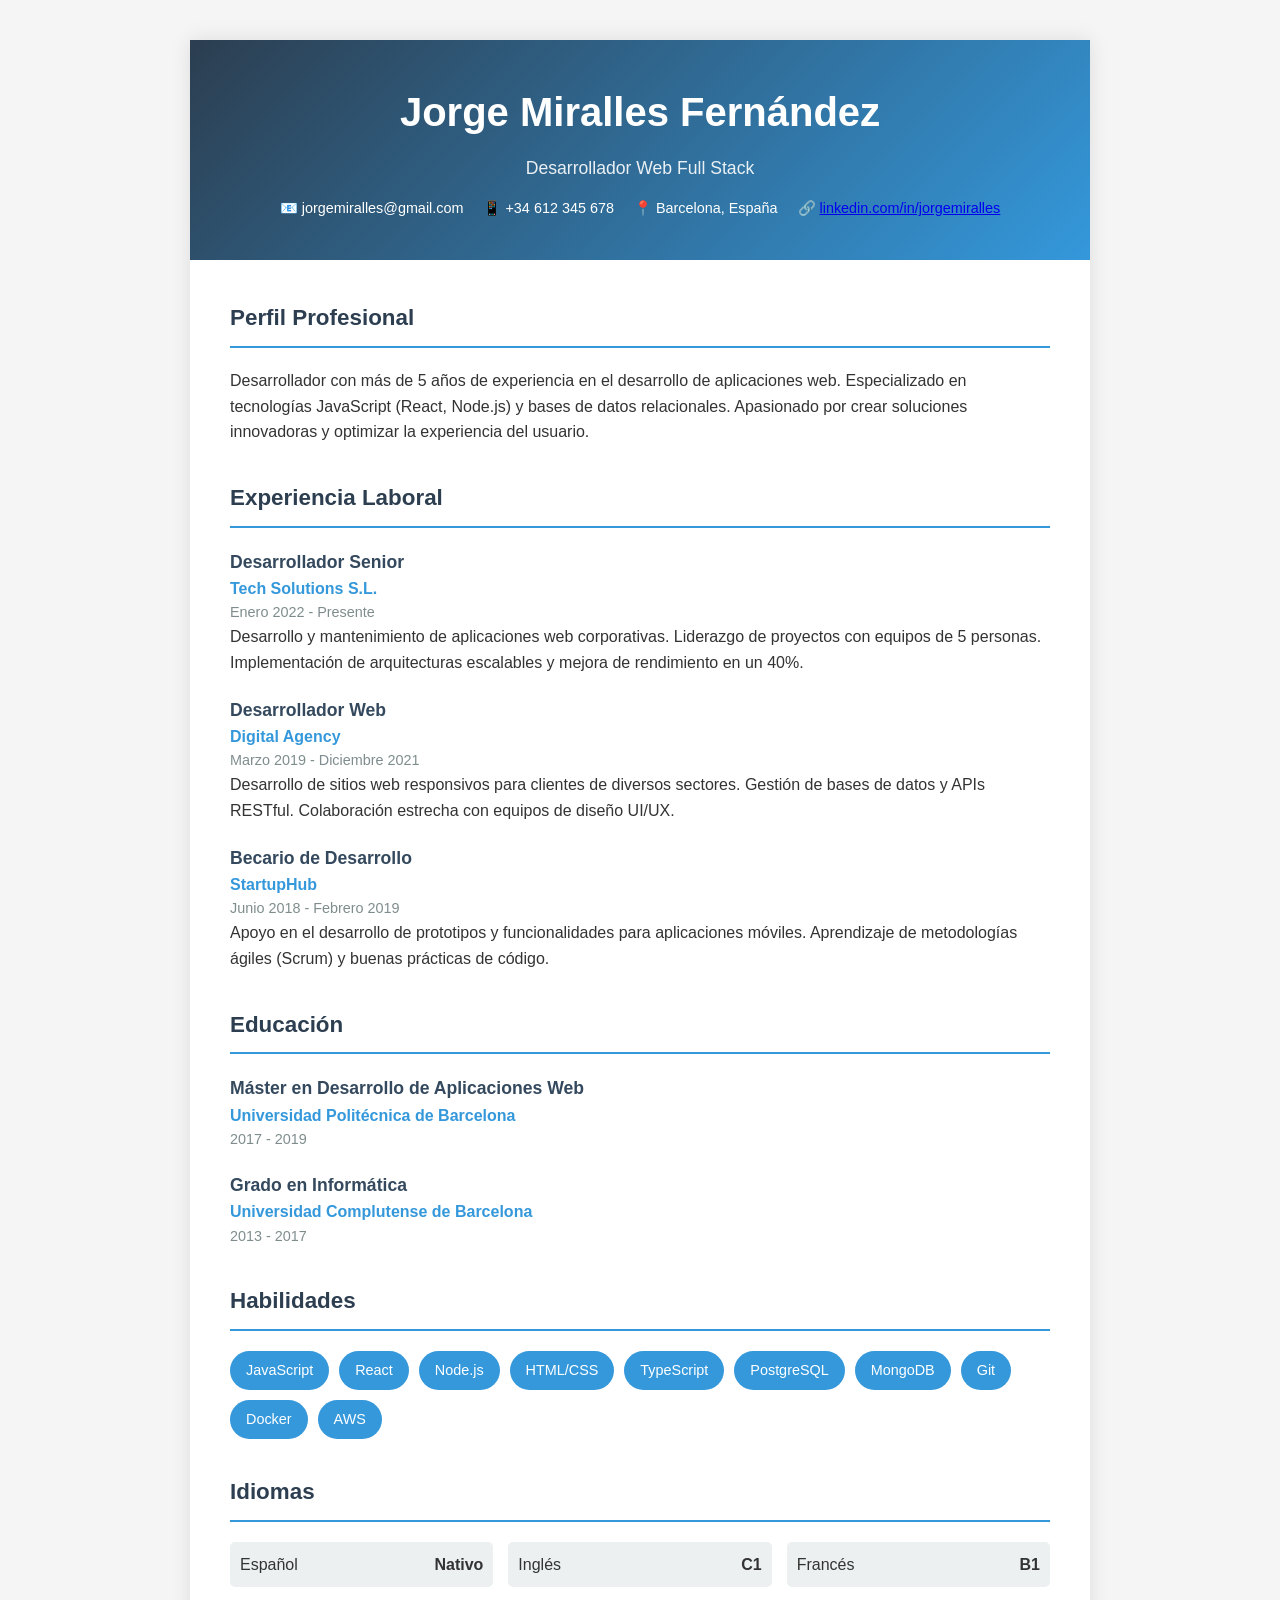
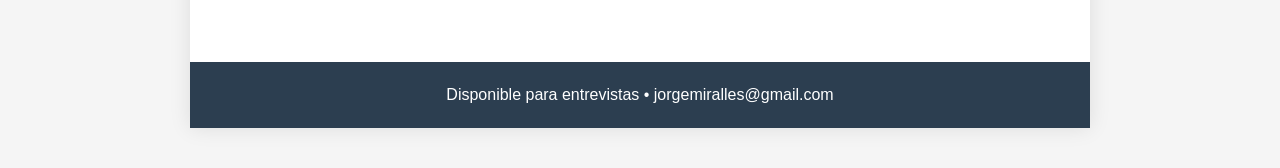
<file: index.html>
<!DOCTYPE html>
<html lang="es">
<head>
    <meta charset="UTF-8">
    <meta name="viewport" content="width=device-width, initial-scale=1.0">
    <title>CV - Jorge Miralles Fernández</title>
    <link rel="stylesheet" href="css/styles.css">
</head>
<body>
    <div class="container">
        <header>
            <h1>Jorge Miralles Fernández</h1>
            <p>Desarrollador Web Full Stack</p>
            <div class="contact-info">
                <span>📧 jorgemiralles@gmail.com</span>
                <span>📱 +34 612 345 678</span>
                <span>📍 Barcelona, España</span>
                <span>🔗 <a href="https://linkedin.com/in/jorgemiralles" target="_blank" rel="noopener">linkedin.com/in/jorgemiralles</a></span>
            </div>
        </header>

        <div class="content">
            <section>
                <h2>Perfil Profesional</h2>
                <p>Desarrollador con más de 5 años de experiencia en el desarrollo de aplicaciones web. Especializado en tecnologías JavaScript (React, Node.js) y bases de datos relacionales. Apasionado por crear soluciones innovadoras y optimizar la experiencia del usuario.</p>
            </section>

            <section>
                <h2>Experiencia Laboral</h2>
                
                <div class="experience-item">
                    <h3>Desarrollador Senior</h3>
                    <p class="company">Tech Solutions S.L.</p>
                    <p class="date">Enero 2022 - Presente</p>
                    <p>Desarrollo y mantenimiento de aplicaciones web corporativas. Liderazgo de proyectos con equipos de 5 personas. Implementación de arquitecturas escalables y mejora de rendimiento en un 40%.</p>
                </div>

                <div class="experience-item">
                    <h3>Desarrollador Web</h3>
                    <p class="company">Digital Agency</p>
                    <p class="date">Marzo 2019 - Diciembre 2021</p>
                    <p>Desarrollo de sitios web responsivos para clientes de diversos sectores. Gestión de bases de datos y APIs RESTful. Colaboración estrecha con equipos de diseño UI/UX.</p>
                </div>

                <div class="experience-item">
                    <h3>Becario de Desarrollo</h3>
                    <p class="company">StartupHub</p>
                    <p class="date">Junio 2018 - Febrero 2019</p>
                    <p>Apoyo en el desarrollo de prototipos y funcionalidades para aplicaciones móviles. Aprendizaje de metodologías ágiles (Scrum) y buenas prácticas de código.</p>
                </div>
            </section>

            <section>
                <h2>Educación</h2>
                
                <div class="education-item">
                    <h3>Máster en Desarrollo de Aplicaciones Web</h3>
                    <p class="institution">Universidad Politécnica de Barcelona</p>
                    <p class="date">2017 - 2019</p>
                </div>

                <div class="education-item">
                    <h3>Grado en Informática</h3>
                    <p class="institution">Universidad Complutense de Barcelona</p>
                    <p class="date">2013 - 2017</p>
                </div>
            </section>

            <section>
                <h2>Habilidades</h2>
                <div class="skills-container">
                    <span class="skill">JavaScript</span>
                    <span class="skill">React</span>
                    <span class="skill">Node.js</span>
                    <span class="skill">HTML/CSS</span>
                    <span class="skill">TypeScript</span>
                    <span class="skill">PostgreSQL</span>
                    <span class="skill">MongoDB</span>
                    <span class="skill">Git</span>
                    <span class="skill">Docker</span>
                    <span class="skill">AWS</span>
                </div>
            </section>

            <section>
                <h2>Idiomas</h2>
                <div class="languages-container">
                    <div class="language-item">
                        <span>Español</span>
                        <strong>Nativo</strong>
                    </div>
                    <div class="language-item">
                        <span>Inglés</span>
                        <strong>C1</strong>
                    </div>
                    <div class="language-item">
                        <span>Francés</span>
                        <strong>B1</strong>
                    </div>
                </div>
            </section>
        </div>

        <footer>
            <p>Disponible para entrevistas • jorgemiralles@gmail.com</p>
        </footer>
    </div>
</body>
</html>
</file>
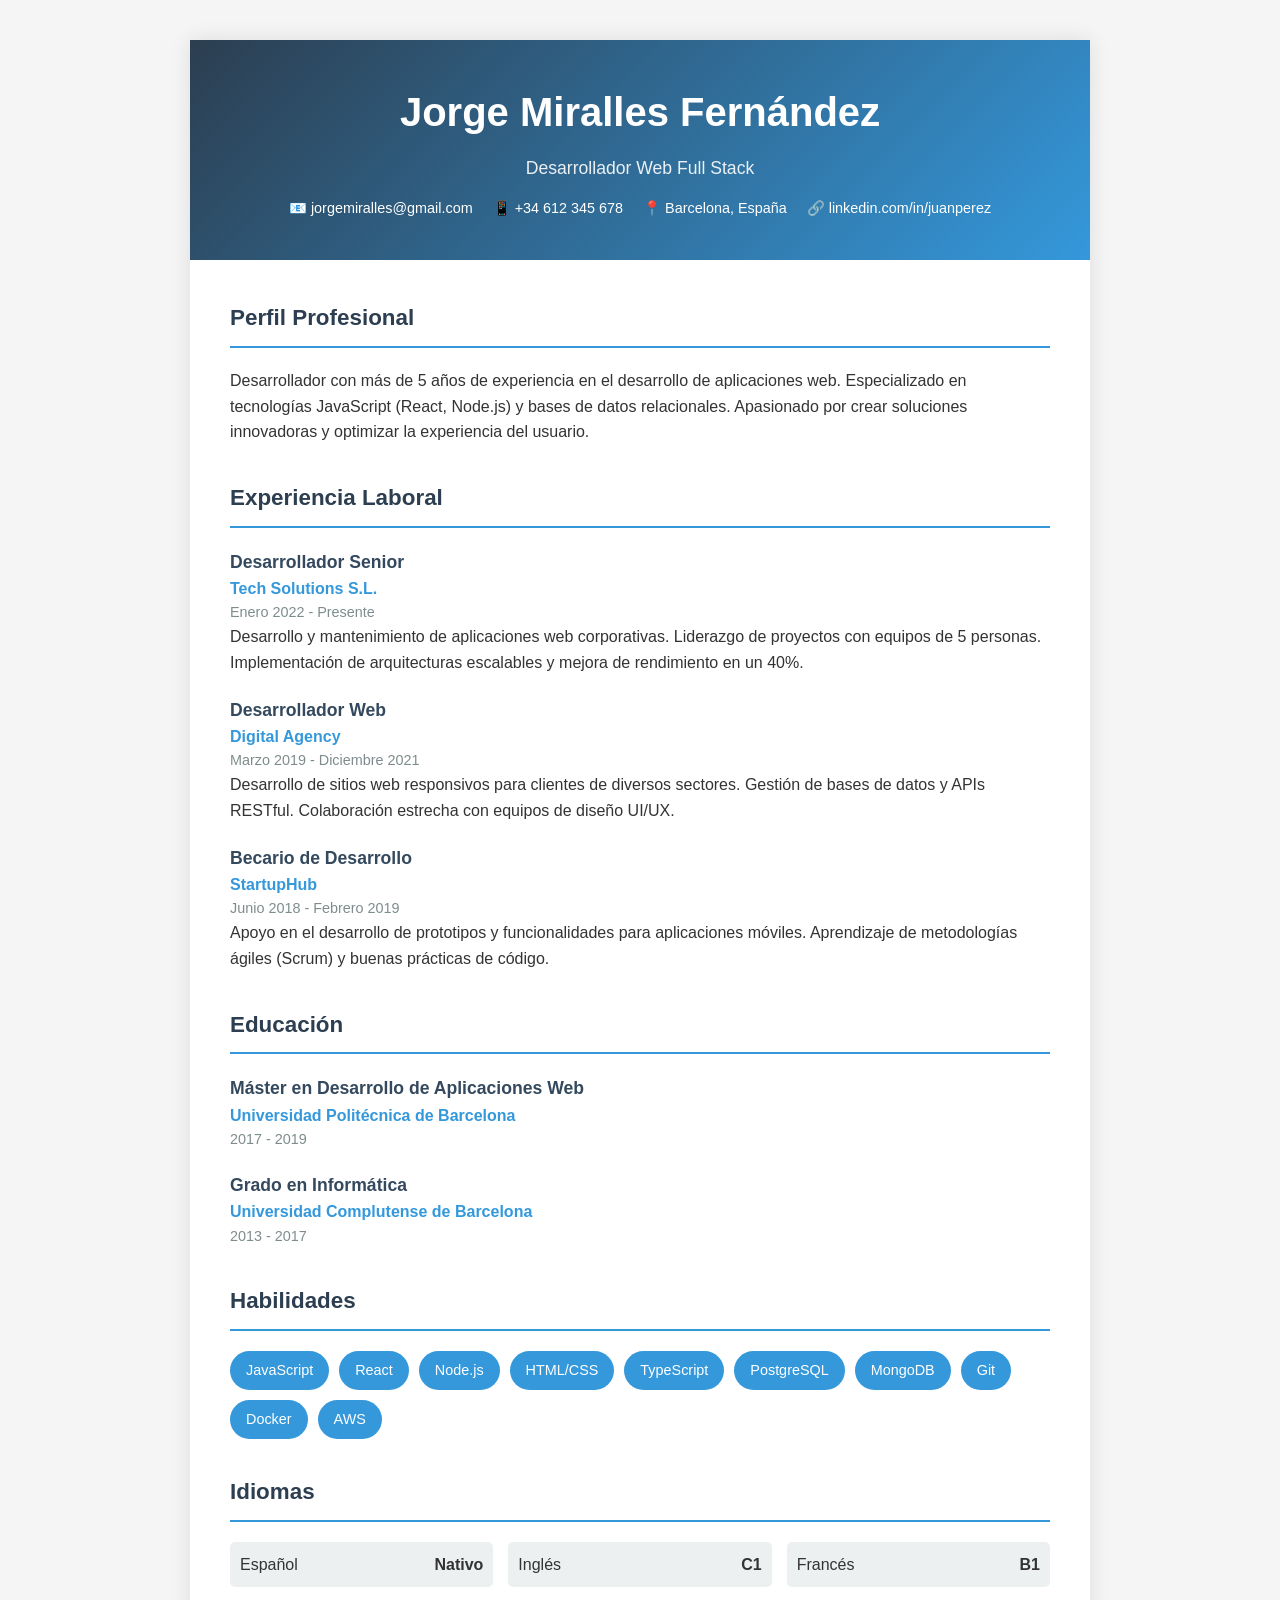
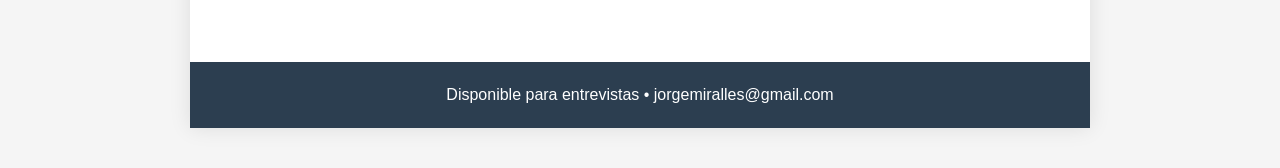
<file: cv.html>
<!DOCTYPE html>
<html lang="es">
<head>
    <meta charset="UTF-8">
    <meta name="viewport" content="width=device-width, initial-scale=1.0">
    <title>CV - Jorge Miralles Fernández</title>
    <link rel="stylesheet" href="css/styles.css">
</head>
<body>
    <div class="container">
        <header>
            <h1>Jorge Miralles Fernández</h1>
            <p>Desarrollador Web Full Stack</p>
            <div class="contact-info">
                <span>📧 jorgemiralles@gmail.com</span>
                <span>📱 +34 612 345 678</span>
                <span>📍 Barcelona, España</span>
                <span>🔗 linkedin.com/in/juanperez</span>
            </div>
        </header>

        <div class="content">
            <section>
                <h2>Perfil Profesional</h2>
                <p>Desarrollador con más de 5 años de experiencia en el desarrollo de aplicaciones web. Especializado en tecnologías JavaScript (React, Node.js) y bases de datos relacionales. Apasionado por crear soluciones innovadoras y optimizar la experiencia del usuario.</p>
            </section>

            <section>
                <h2>Experiencia Laboral</h2>
                
                <div class="experience-item">
                    <h3>Desarrollador Senior</h3>
                    <p class="company">Tech Solutions S.L.</p>
                    <p class="date">Enero 2022 - Presente</p>
                    <p>Desarrollo y mantenimiento de aplicaciones web corporativas. Liderazgo de proyectos con equipos de 5 personas. Implementación de arquitecturas escalables y mejora de rendimiento en un 40%.</p>
                </div>

                <div class="experience-item">
                    <h3>Desarrollador Web</h3>
                    <p class="company">Digital Agency</p>
                    <p class="date">Marzo 2019 - Diciembre 2021</p>
                    <p>Desarrollo de sitios web responsivos para clientes de diversos sectores. Gestión de bases de datos y APIs RESTful. Colaboración estrecha con equipos de diseño UI/UX.</p>
                </div>

                <div class="experience-item">
                    <h3>Becario de Desarrollo</h3>
                    <p class="company">StartupHub</p>
                    <p class="date">Junio 2018 - Febrero 2019</p>
                    <p>Apoyo en el desarrollo de prototipos y funcionalidades para aplicaciones móviles. Aprendizaje de metodologías ágiles (Scrum) y buenas prácticas de código.</p>
                </div>
            </section>

            <section>
                <h2>Educación</h2>
                
                <div class="education-item">
                    <h3>Máster en Desarrollo de Aplicaciones Web</h3>
                    <p class="institution">Universidad Politécnica de Barcelona</p>
                    <p class="date">2017 - 2019</p>
                </div>

                <div class="education-item">
                    <h3>Grado en Informática</h3>
                    <p class="institution">Universidad Complutense de Barcelona</p>
                    <p class="date">2013 - 2017</p>
                </div>
            </section>

            <section>
                <h2>Habilidades</h2>
                <div class="skills-container">
                    <span class="skill">JavaScript</span>
                    <span class="skill">React</span>
                    <span class="skill">Node.js</span>
                    <span class="skill">HTML/CSS</span>
                    <span class="skill">TypeScript</span>
                    <span class="skill">PostgreSQL</span>
                    <span class="skill">MongoDB</span>
                    <span class="skill">Git</span>
                    <span class="skill">Docker</span>
                    <span class="skill">AWS</span>
                </div>
            </section>

            <section>
                <h2>Idiomas</h2>
                <div class="languages-container">
                    <div class="language-item">
                        <span>Español</span>
                        <strong>Nativo</strong>
                    </div>
                    <div class="language-item">
                        <span>Inglés</span>
                        <strong>C1</strong>
                    </div>
                    <div class="language-item">
                        <span>Francés</span>
                        <strong>B1</strong>
                    </div>
                </div>
            </section>
        </div>

        <footer>
            <p>Disponible para entrevistas • jorgemiralles@gmail.com</p>
        </footer>
    </div>
</body>
</html>
</file>
<file: css/styles.css>
* {
    margin: 0;
    padding: 0;
    box-sizing: border-box;
}

body {
    font-family: 'Segoe UI', Tahoma, Geneva, Verdana, sans-serif;
    background: #f5f5f5;
    color: #333;
    line-height: 1.6;
}

.container {
    max-width: 900px;
    margin: 40px auto;
    background: white;
    box-shadow: 0 0 20px rgba(0,0,0,0.1);
}

header {
    background: linear-gradient(135deg, #2c3e50, #3498db);
    color: white;
    padding: 40px;
    text-align: center;
}

header h1 {
    font-size: 2.5em;
    margin-bottom: 10px;
}

header p {
    font-size: 1.1em;
    opacity: 0.9;
}

.contact-info {
    margin-top: 15px;
    display: flex;
    justify-content: center;
    gap: 20px;
    flex-wrap: wrap;
}

.contact-info span {
    font-size: 0.9em;
}

.content {
    padding: 40px;
}

section {
    margin-bottom: 35px;
}

h2 {
    color: #2c3e50;
    border-bottom: 2px solid #3498db;
    padding-bottom: 10px;
    margin-bottom: 20px;
    font-size: 1.4em;
}

.experience-item, .education-item {
    margin-bottom: 20px;
}

.experience-item h3, .education-item h3 {
    color: #34495e;
    font-size: 1.1em;
}

.experience-item .company, .education-item .institution {
    color: #3498db;
    font-weight: 600;
}

.experience-item .date, .education-item .date {
    color: #7f8c8d;
    font-size: 0.9em;
}

.skills-container {
    display: flex;
    flex-wrap: wrap;
    gap: 10px;
}

.skill {
    background: #3498db;
    color: white;
    padding: 8px 16px;
    border-radius: 20px;
    font-size: 0.9em;
}

.languages-container {
    display: grid;
    grid-template-columns: repeat(auto-fit, minmax(150px, 1fr));
    gap: 15px;
}

.language-item {
    display: flex;
    justify-content: space-between;
    padding: 10px;
    background: #ecf0f1;
    border-radius: 5px;
}

footer {
    background: #2c3e50;
    color: white;
    text-align: center;
    padding: 20px;
}

@media (max-width: 600px) {
    .container {
        margin: 0;
    }
    header, .content {
        padding: 25px;
    }
    header h1 {
        font-size: 1.8em;
    }
    .contact-info {
        flex-direction: column;
        gap: 8px;
    }
}
</file>
